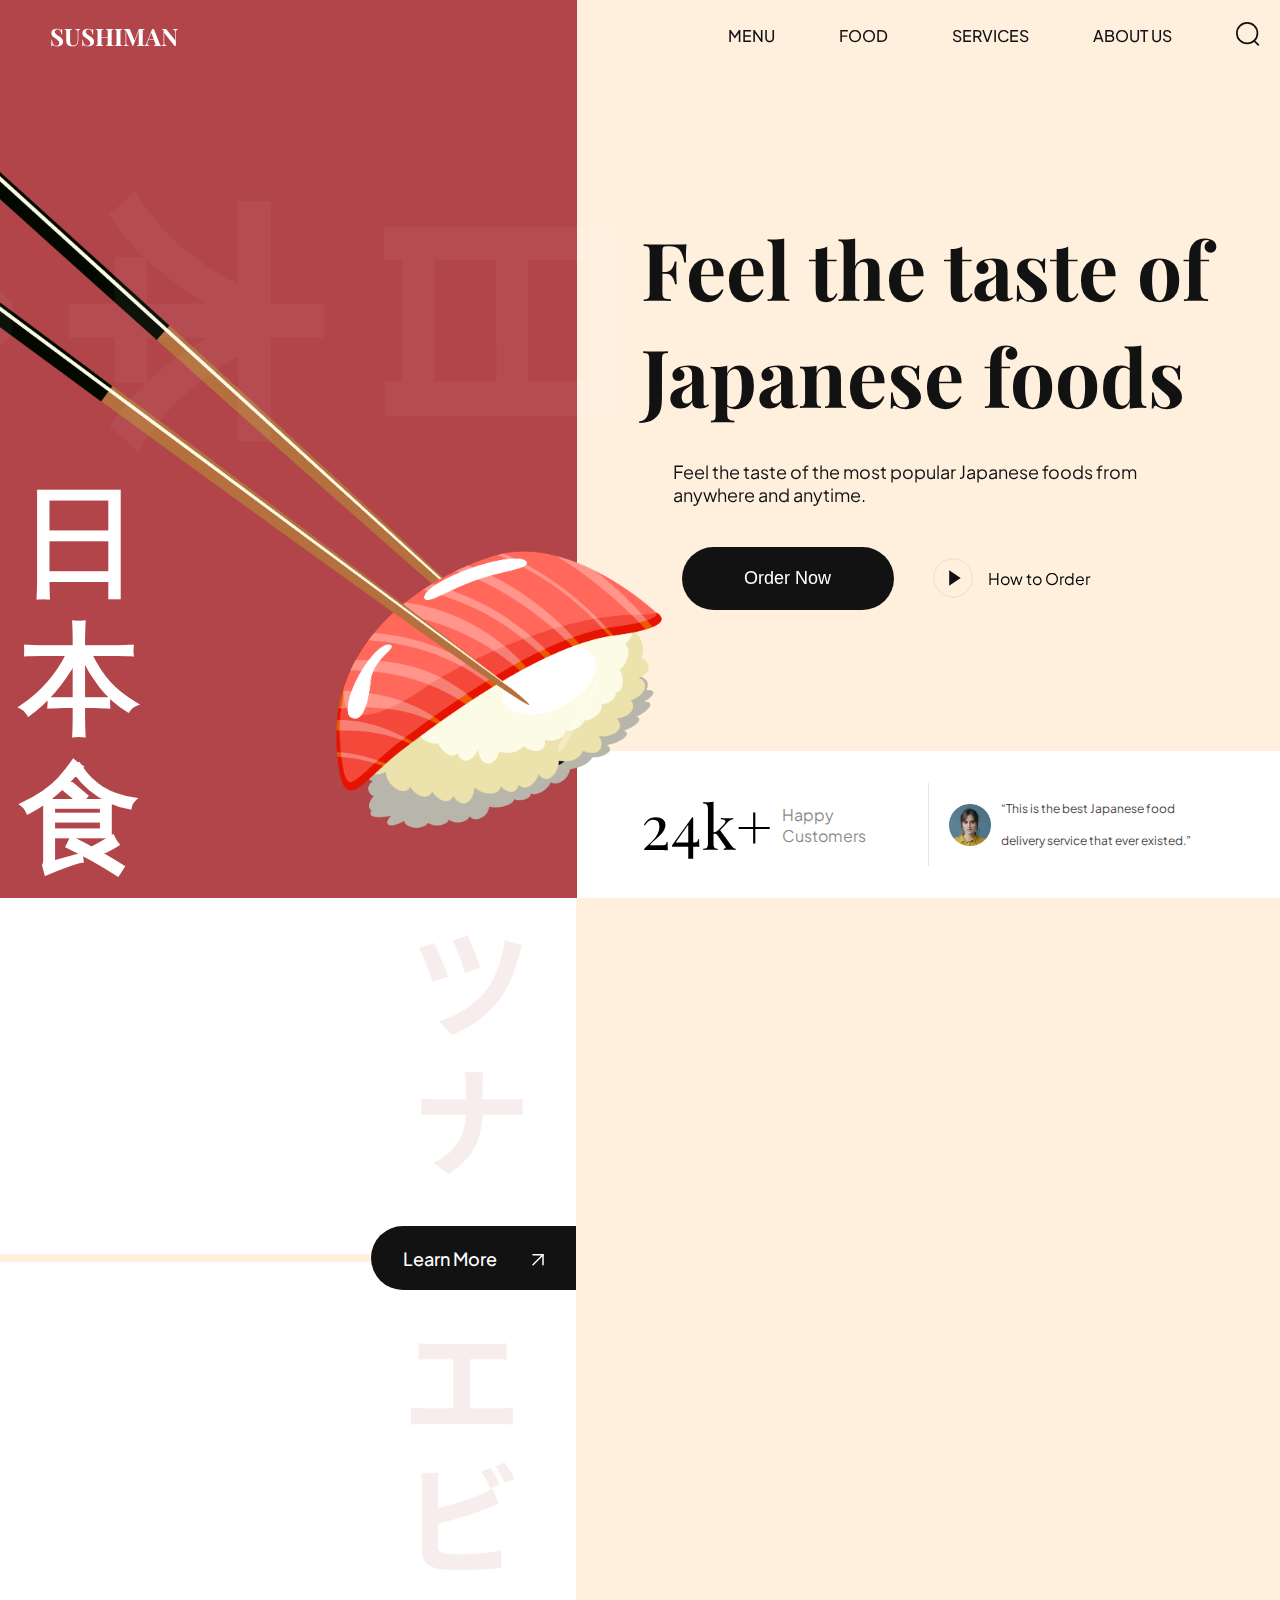
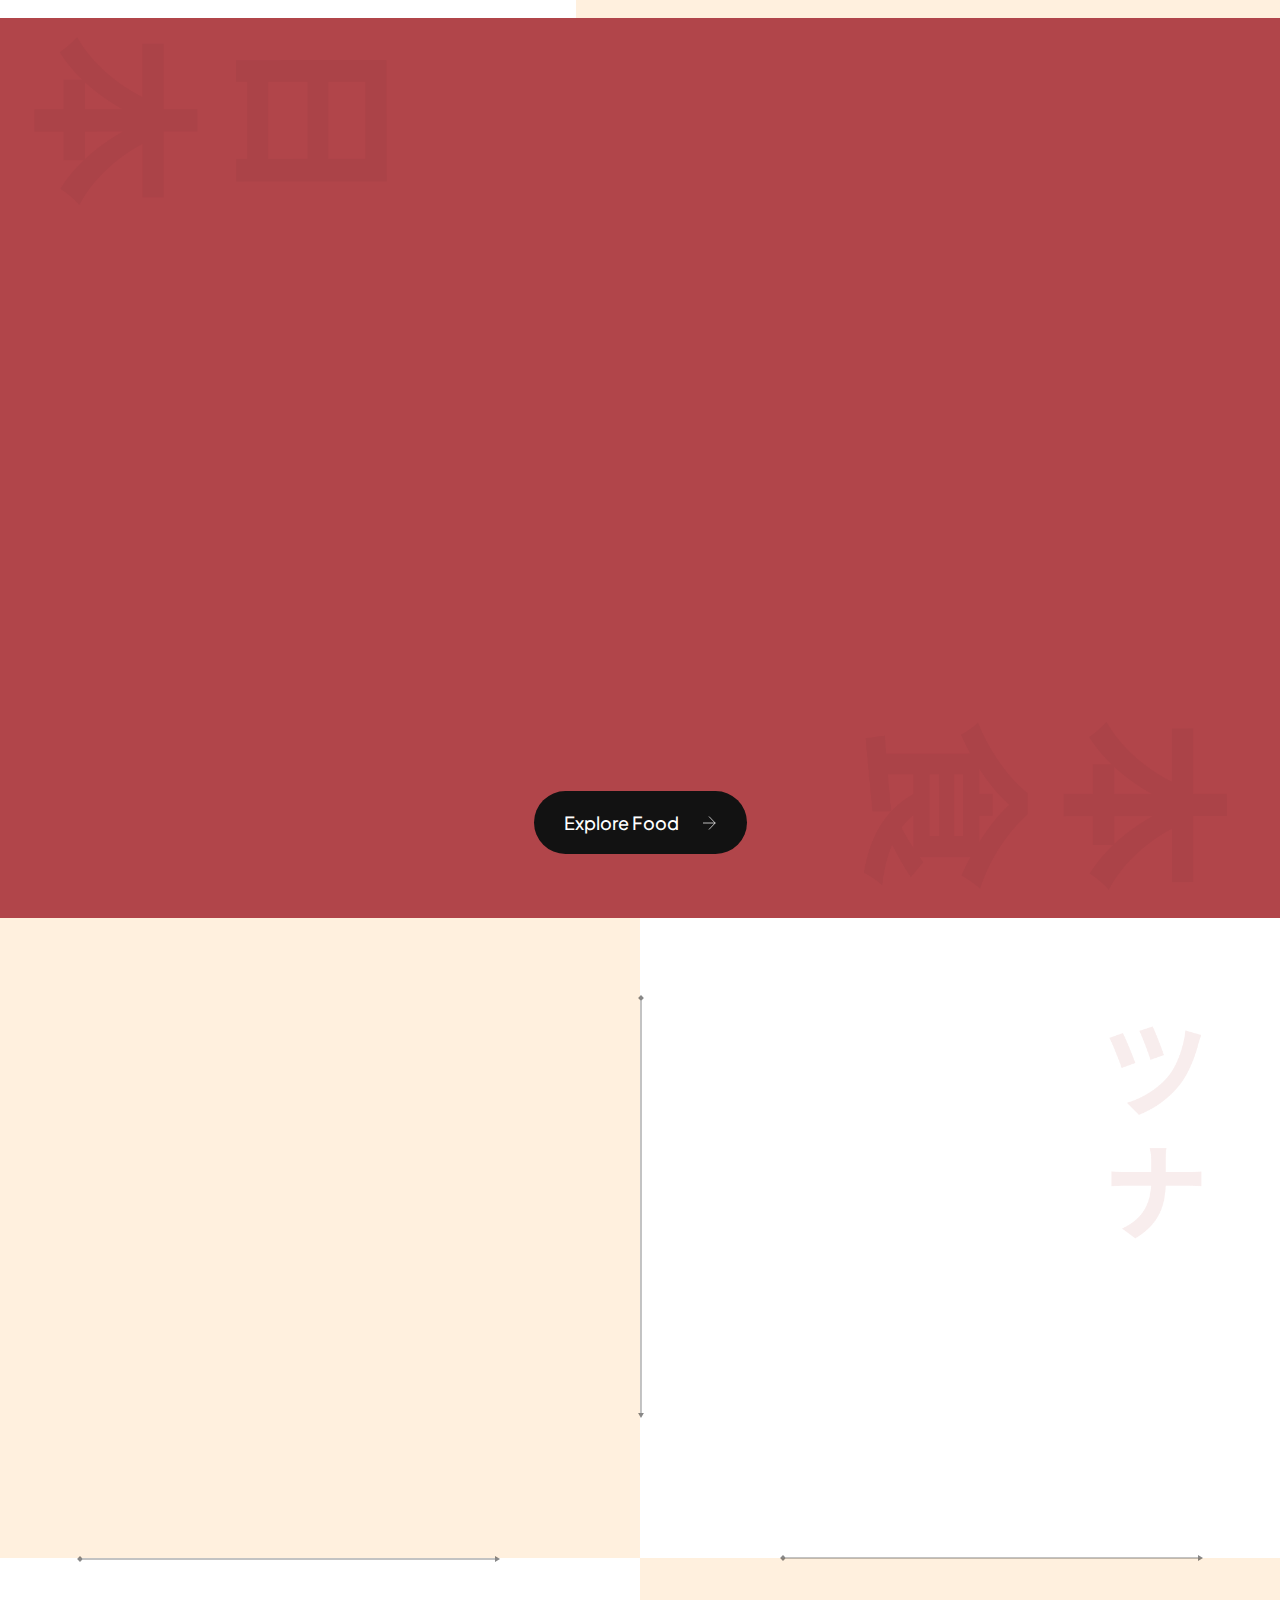
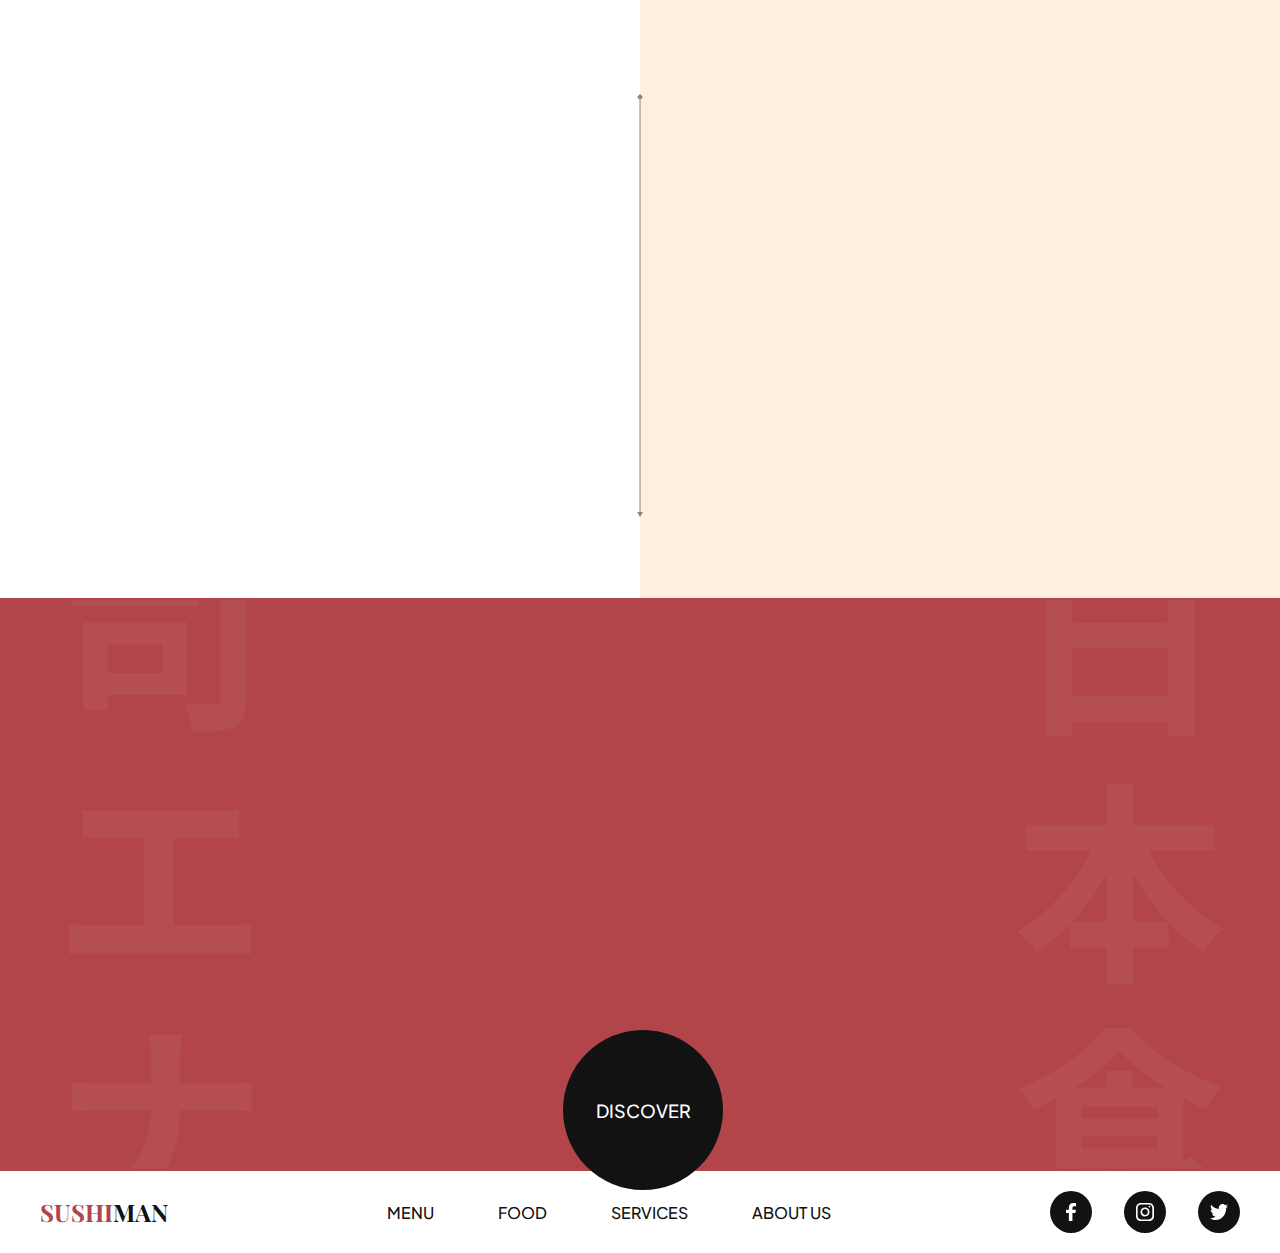
<file: index.html>
<!DOCTYPE html>
<html lang="en">
<head>
  <meta charset="UTF-8">
  <meta http-equiv="X-UA-Compatible" content="IE=edge">
  <meta name="viewport" content="width=device-width, initial-scale=1.0">
  <link rel="icon" type="image/svg+xml" href="public/sushi.png" />
  <link rel="stylesheet" href="css/style.css">
  <!-- AOS CSS -->
  <link rel="stylesheet" href="https://cdn.jsdelivr.net/npm/aos@2.3.4/dist/aos.css">
  <title>Sushiman</title>
</head>
<body>
   <!-- START: header -->
   <header>
    <nav class="header__nav">
      <div class="header__logo">
        <!-- This how we use aos. Simply specify the type of animation using data attribute -->
        <h4 data-aos="fade-down">Sushiman</h4>

        <div class="header__logo-overlay"></div>
      </div>

      <ul class="header__menu" data-aos="fade-down">
        <li>
          <a href="#menu">Menu</a>
        </li>
        <li>
          <a href="#food">Food</a>
        </li>
        <li>
          <a href="#services">Services</a>
        </li>
        <li>
          <a href="#about-us">About Us</a>
        </li>
        <li>
          <img src="assets/search.svg" alt="search" />
        </li>
      </ul>

      <!-- Display Menu icon on small devices -->
      <ul class="header__menu-mobile" data-aos="fade-down">
        <li>
          <img src="assets/menu.svg" alt="search" />
        </li>
      </ul>
    </nav>
  </header>
  <!-- END: header -->

  <!-- START: hero -->
  <section class="hero">
    <div class="hero-image">
      <img src="assets/sushi-1.png" alt="sushi-1" data-aos="fade-up" data-aos-anchor-placement="top-bottom" />
      <h2 data-aos="fade-up">
        日 <br />
        本 <br />
        食
      </h2>

      <div class="hero-image__overlay"></div>
    </div>
    <div class="hero-content">
      <div class="hero-content-info" data-aos="fade-left">
        <h1>Feel the taste of Japanese foods</h1>
        <p>
          Feel the taste of the most popular Japanese foods from anywhere and
          anytime.
        </p>

        <div class="hero-content__buttons">
          <button class="hero-content__order-button">Order Now</button>
          <button class="hero-content__play-button">
            <img src="assets/play-circle.svg" alt="play-circle" />
            How to Order
          </button>
        </div>
      </div>

      <div class="hero-content__testimonial" data-aos="fade-up">
        <div class="hero-content__customer flex-center">
          <h4>24<span>k+</span></h4>
          <p>Happy Customers</p>
        </div>

        <div class="hero-content__review">
          <img src="assets/user.png" alt="user" />
          <p>
            “This is the best Japanese food delivery service that ever existed.”
          </p>
        </div>
      </div>
    </div>
  </section>
  <!-- END: hero -->

  <!-- START: about us -->
  <section class="about-us" id="about-us">
    <div class="about-us__image">
      <div class="about-us__image-sushi3">
        <img src="assets/sushi-3.png" alt="sushi-3" data-aos="fade-right" />
      </div>

      <button class="about-us__button">
        Learn More

        <img src="assets/arrow-up-right.svg" alt="arrow_up_right" />
      </button>

      <div class="about-us__image-sushi2">
        <img src="assets/sushi-2.png" alt="sushi-2" data-aos="fade-right" />
      </div>
    </div>

    <div class="about-us__content" data-aos="fade-left">
      <p class="sushi__subtitle">About Us / 私たちに関しては</p>
      <h3 class="sushi__title">
        Our mission is to bring true Japanese flavours to you.
      </h3>
      <p class="sushi__description">
        We will continue to provide the experience of Omotenashi, the Japanese
        mindset of hospitality, with our shopping and dining for our
        customers.
      </p>
    </div>
  </section>
  <!-- END: about us -->

  <!-- START: popular foods -->
  <section class="popular-foods" id="menu">
    <h2 class="popular-foods__title" data-aos="flip-up">
      Popular Food / 人気
    </h2>

    <div class="popular-foods__filters sushi__hide-scrollbar" data-aos="fade-up">
      <button class="popular-foods__filter-btn active">All</button>
      <button class="popular-foods__filter-btn">
        <img src="assets/sushi-9.png" alt="sushi-9" />
        Sushi
      </button>
      <button class="popular-foods__filter-btn">
        <img src="assets/sushi-8.png" alt="sushi-8" />
        Ramen
      </button>
      <button class="popular-foods__filter-btn">
        <img src="assets/sushi-7.png" alt="sushi-7" />
        Udon
      </button>
      <button class="popular-foods__filter-btn">
        <img src="assets/sushi-6.png" alt="sushi-6" />
        Danggo
      </button>
      <button class="popular-foods__filter-btn">Others</button>
    </div>

    <div class="popular-foods__catalogue" data-aos="fade-up">
      <article class="popular-foods__card">
        <img class="popular-foods__card-image" src="assets/sushi-12.png" alt="sushi-12" />
        <h4 class="popular-foods__card-title">Chezu Sushi</h4>

        <div class="popular-foods__card-details flex-between">
          <div class="popular-foods__card-rating">
            <img src="assets/star.svg" alt="star" />
            <p>4.8</p>
          </div>

          <p class="popular-foods__card-price">$21.00</p>
        </div>
      </article>

      <!-- active big white card -->
      <article class="popular-foods__card active-card">
        <img class="popular-foods__card-image" src="assets/sushi-11.png" alt="sushi-11" />
        <h4 class="popular-foods__card-title">Originale Sushi</h4>

        <div class="popular-foods__card-details flex-between">
          <div class="popular-foods__card-rating">
            <img src="assets/star.svg" alt="star" />
            <p>4.8</p>
          </div>

          <p class="popular-foods__card-price">$21.00</p>
        </div>
      </article>

      <article class="popular-foods__card">
        <img class="popular-foods__card-image" src="assets/sushi-10.png" alt="sushi-10" />
        <h4 class="popular-foods__card-title">Ramen Legendo</h4>

        <div class="popular-foods__card-details flex-between">
          <div class="popular-foods__card-rating">
            <img src="assets/star.svg" alt="star" />
            <p>4.8</p>
          </div>

          <p class="popular-foods__card-price">$21.00</p>
        </div>
      </article>
    </div>

    <button class="popular-foods__button">
      Explore Food
      <img src="assets/arrow-right.svg" alt="arrow-right" />
    </button>
  </section>
  <!-- END: popular foods -->
 
  <section class="trending" id="food">
    <section class="trending-sushi">
      <div class="trending__content" data-aos="fade-right">
        <p class="sushi__subtitle">What’s Trending / トレンド</p>

        <h3 class="sushi__title">Japanese Sushi
        </h3>
        <p class="sushi__description">Feel the taste of the most delicious Sushi here.
        </p>

        <ul class="trending__list flex-between">
          <li>
            <div class="trending__icon flex-center">
              <img src="assets/check.svg" alt="check" />
            </div>
            <p>Make Sushi</p>
          </li>
          <li>
            <div class="trending__icon flex-center">
              <img src="assets/check.svg" alt="check" />
            </div>
            <p>Oshizushi</p>
          </li>
          <li>
            <div class="trending__icon flex-center">
              <img src="assets/check.svg" alt="check" />
            </div>
            <p>Uramaki Sushi</p>
          </li>
          <li>
            <div class="trending__icon flex-center">
              <img src="assets/check.svg" alt="check" />
            </div>
            <p>Nigiri Sushi</p>
          </li>
          <li>
            <div class="trending__icon flex-center">
              <img src="assets/check.svg" alt="check" />
            </div>
            <p>Temaki Sushi</p>
          </li>
          <li>
            <div class="trending__icon flex-center">
              <img src="assets/check.svg" alt="check" />
            </div>
            <p>Inari Sushi</p>
          </li>
        </ul>
      </div>

      <div class="trending__image flex-center">
        <img src="assets/sushi-5.png" alt="sushi-5" data-aos="fade-left" />

        <div class="trending__arrow trending__arrow-left">
          <img src="assets/arrow-vertical.svg" alt="arrow vertical" />
        </div>

        <div class="trending__arrow trending__arrow-bottom">
          <img src="assets/arrow-horizontal.svg" alt="arrow horizontal" />
        </div>
      </div>

    </section>

    <div class="trending__discover">
      <p>Discover</p>
    </div><section class="trending-drinks">
      <div class="trending__image flex-center">
        <img src="assets/sushi-4.png" alt="sushi-4" data-aos="fade-right" />

        <div class="trending__arrow trending__arrow-top">
          <img src="assets/arrow-horizontal.svg" alt="arrow horizontal" />
        </div>

        <div class="trending__arrow trending__arrow-right">
          <img src="assets/arrow-vertical.svg" alt="arrow vertical" />
        </div>
      </div>

      <div class="trending__content" data-aos="fade-left">
        <p class="sushi__subtitle">What’s Trending / トレンド</p>

        <h3 class="sushi__title">Japanese Drinks
        </h3>
        <p class="sushi__description">Feel the taste of the most delicious Japense drinks here.
        </p>

        <ul class="trending__list flex-between">
          <li>
            <div class="trending__icon flex-center">
              <img src="assets/check.svg" alt="check" />
            </div>
            <p>Oruncha</p>
          </li>
          <li>
            <div class="trending__icon flex-center">
              <img src="assets/check.svg" alt="check" />
            </div>
            <p>
              Sakura Tea</p>
          </li>
          <li>
            <div class="trending__icon flex-center">
              <img src="assets/check.svg" alt="check" />
            </div>
            <p>Aojiru</p>
          </li>
          <li>
            <div class="trending__icon flex-center">
              <img src="assets/check.svg" alt="check" />
            </div>
            <p>Ofukucha</p>
          </li>
          <li>
            <div class="trending__icon flex-center">
              <img src="assets/check.svg" alt="check" />
            </div>
            <p>Kombu-cha</p>
          </li>
          <li>
            <div class="trending__icon flex-center">
              <img src="assets/check.svg" alt="check" />
            </div>
            <p>Mugicha</p>
          </li>
        </ul>
      </div>
    </section>
</section>


<section class="subscription flex-center" id="services">
  <h2 data-aos="flip-down">
    Get offers stright <br />
    to your inbox
  </h2>
  <p data-aos="fade-up">Sign up for the Sushiman newsletter</p>

  <div class="subscription__form" data-aos="fade-up">
    <input type="text" placeholder="Enter your email address"/>
    <button>Get Started</button>
  </div>
</section>

<footer class="footer flex-between">
  <h3 class="footer__logo">
    <span>Sushi</span>man
  </h3>

  <ul class="footer__nav">
    <li><a href="#menu">Menu</a></li>
    <li><a href="#food">Food</a></li>
    <li><a href="#services">Services</a></li>
    <li><a href="#about-us">About Us</a></li>
  </ul>

  <ul class="footer__social">
    <li class="flex-center">
      <img src="assets/facebook.svg" alt="facebook" />
    </li>
    <li class="flex-center">
      <img src="assets/instagram.svg" alt="instagram" />
    </li>
    <li class="flex-center">
      <img src="assets/twitter.svg" alt="twitter" />
    </li>
  </ul>
</footer>
  <!-- Include AOS JS -->
  <script src="https://cdn.jsdelivr.net/npm/aos@2.3.4/dist/aos.js"></script>
  <script>
    document.addEventListener('DOMContentLoaded', function() {
      // Initialize AOS
      AOS.init({
        duration: 1000,
        offset: 100,
      });
    });
  </script>

  <script src="js/script.js" type="module"></script>
</body>
</html>
</file>
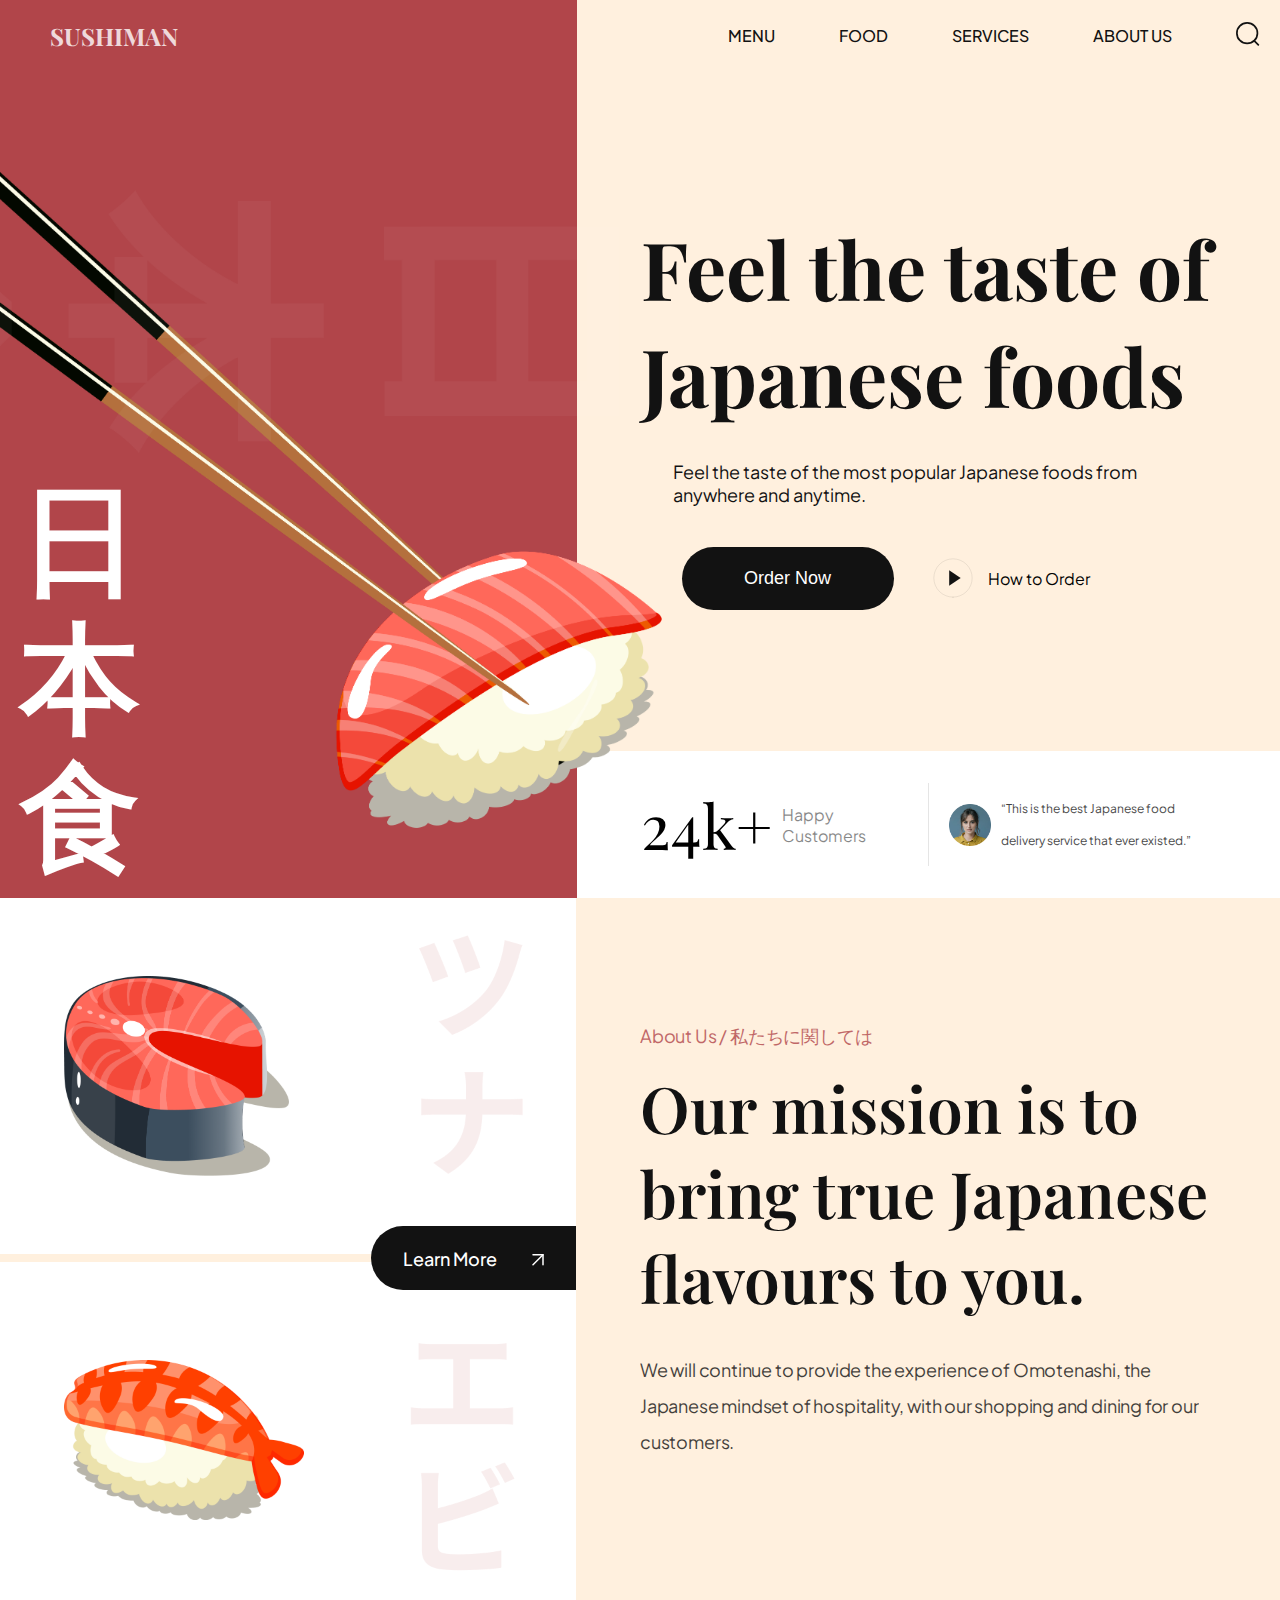
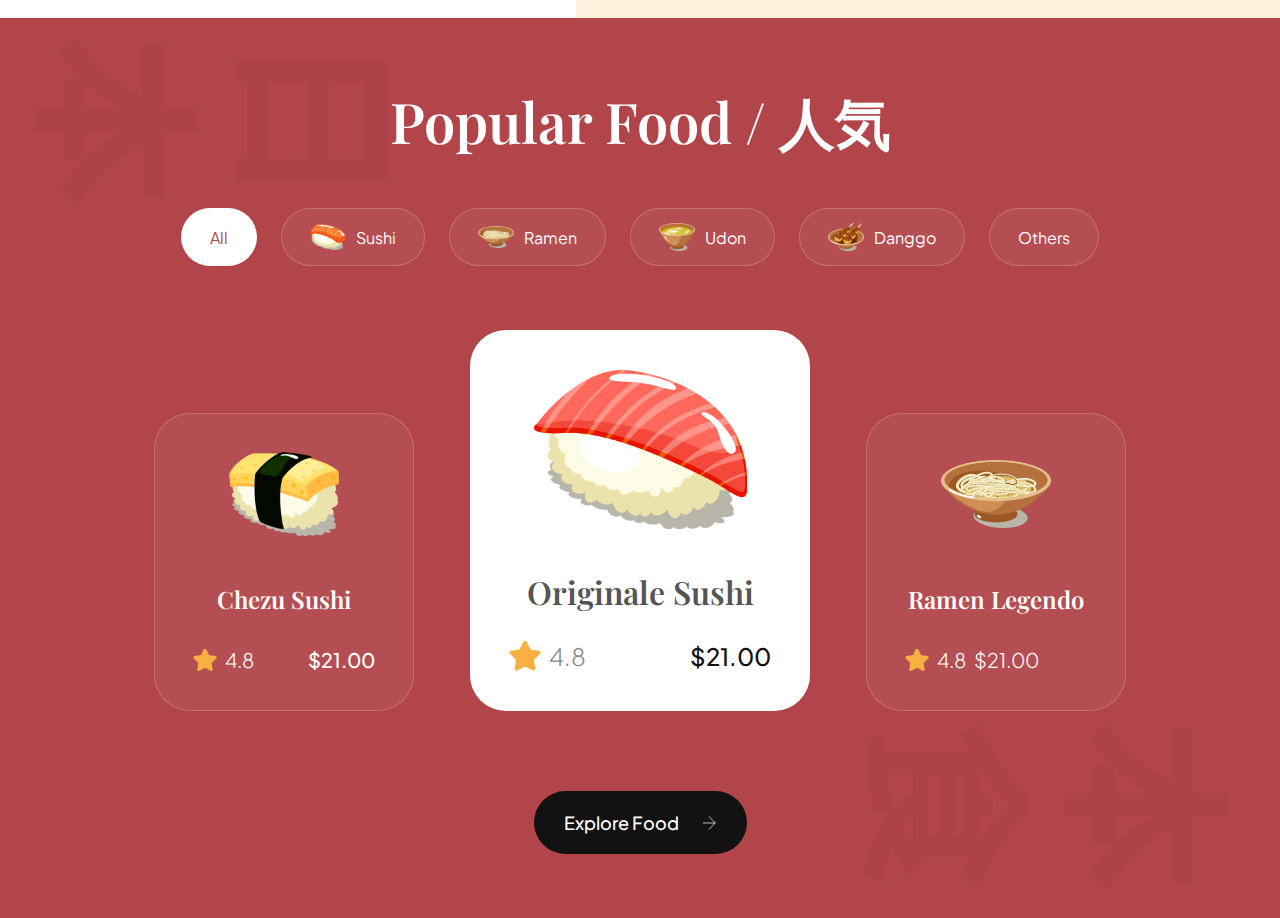
<file: sample idex.html>
<!DOCTYPE html>
<html lang="en">
<head>
  <meta charset="UTF-8">
  <meta http-equiv="X-UA-Compatible" content="IE=edge">
  <meta name="viewport" content="width=device-width, initial-scale=1.0">
  <link rel="icon" type="image/svg+xml" href="public/sushi.png" />
  <link rel="stylesheet" href="css/style.css">
  <title>Sushiman</title>
</head>
<body>
   <!-- <!--START: header  -->
   <header>
    <nav class="header__nav">
      <div class="header__logo">
        <!-- This how we use aos. Simply specify the type of animation using data attribute -->
        <h4 data-aos="fade-down">Sushiman</h4>

        <div class="header__logo-overlay"></div>
      </div>

      <ul class="header__menu" data-aos="fade-down">
        <li>
          <a href="#menu">Menu</a>
        </li>
        <li>
          <a href="#food">Food</a>
        </li>
        <li>
          <a href="#services">Services</a>
        </li>
        <li>
          <a href="#about-us">About Us</a>
        </li>
        <li>
          <img src="assets/search.svg" alt="search" />
        </li>
      </ul>

      <!-- Display Menu icon on small devices -->
      <ul class="header__menu-mobile" data-aos="fade-down">
        <li>
          <img src="assets/menu.svg" alt="search" />
        </li>
      </ul>
    </nav>
  </header>
  <!-- END: header -->

  <!-- START: hero -->
  <section class="hero">
    <div class="hero-image">
      <img src="assets/sushi-1.png" alt="sushi-1" data-aos="fade-up" data-aos-anchor-placement="top-bottom" />
      <h2 data-aos="fade-up">
        日 <br />
        本 <br />
        食
      </h2>

      <div class="hero-image__overlay"></div>
    </div>
    <div class="hero-content">
      <div class="hero-content-info" data-aos="fade-left">
        <h1>Feel the taste of Japanese foods</h1>
        <p>
          Feel the taste of the most popular Japanese foods from anywhere and
          anytime.
        </p>

        <div class="hero-content__buttons">
          <button class="hero-content__order-button">Order Now</button>
          <button class="hero-content__play-button">
            <img src="assets/play-circle.svg" alt="play-circle" />
            How to Order
          </button>
        </div>
      </div>

      <div class="hero-content__testimonial" data-aos="fade-up">
        <div class="hero-content__customer flex-center">
          <h4>24<span>k+</span></h4>
          <p>Happy Customers</p>
        </div>

        <div class="hero-content__review">
          <img src="assets/user.png" alt="user" />
          <p>
            “This is the best Japanese food delivery service that ever existed.”
          </p>
        </div>
      </div>
    </div>
  </section>
  <!-- END: hero -->

  <!-- START: about us -->
  <section class="about-us" id="about-us">
    <div class="about-us__image">
      <div class="about-us__image-sushi3">
        <img src="assets/sushi-3.png" alt="sushi-3" data-aos="fade-right" />
      </div>

      <button class="about-us__button">
        Learn More

        <img src="assets/arrow-up-right.svg" alt="arrow_up_right" />
      </button>

      <div class="about-us__image-sushi2">
        <img src="assets/sushi-2.png" alt="sushi-2" data-aos="fade-right" />
      </div>
    </div>

    <div class="about-us__content" data-aos="fade-left">
      <p class="sushi__subtitle">About Us / 私たちに関しては</p>
      <h3 class="sushi__title">
        Our mission is to bring true Japanese flavours to you.
      </h3>
      <p class="sushi__description">
        We will continue to provide the experience of Omotenashi, the Japanese
        mindset of hospitality, with our shopping and dining for our
        customers.
      </p>
    </div>
  </section>
  <!-- END: about us -->

  <!-- START: popular foods -->
  <section class="popular-foods" id="menu">
    <h2 class="popular-foods__title" data-aos="flip-up">
      Popular Food / 人気
    </h2>

    <div class="popular-foods__filters sushi__hide-scrollbar" data-aos="fade-up">
      <button class="popular-foods__filter-btn active">All</button>
      <button class="popular-foods__filter-btn">
        <img src="assets/sushi-9.png" alt="sushi-9" />
        Sushi
      </button>
      <button class="popular-foods__filter-btn">
        <img src="assets/sushi-8.png" alt="sushi-8" />
        Ramen
      </button>
      <button class="popular-foods__filter-btn">
        <img src="assets/sushi-7.png" alt="sushi-7" />
        Udon
      </button>
      <button class="popular-foods__filter-btn">
        <img src="assets/sushi-6.png" alt="sushi-6" />
        Danggo
      </button>
      <button class="popular-foods__filter-btn">Others</button>
    </div>

    <div class="popular-foods__catalogue" data-aos="fade-up">
      <article class="popular-foods__card">
        <img class="popular-foods__card-image" src="assets/sushi-12.png" alt="sushi-12" />
        <h4 class="popular-foods__card-title">Chezu Sushi</h4>

        <div class="popular-foods__card-details flex-between">
          <div class="popular-foods__card-rating">
            <img src="assets/star.svg" alt="star" />
            <p>4.8</p>
          </div>

          <p class="popular-foods__card-price">$21.00</p>
        </div>
      </article>

      <!-- active big white card -->
      <article class="popular-foods__card active-card">
        <img class="popular-foods__card-image" src="assets/sushi-11.png" alt="sushi-11" />
        <h4 class="popular-foods__card-title">Originale Sushi</h4>

        <div class="popular-foods__card-details flex-between">
          <div class="popular-foods__card-rating">
            <img src="assets/star.svg" alt="star" />
            <p>4.8</p>
          </div>

          <p class="popular-foods__card-price">$21.00</p>
        </div>
      </article>

      <article class="popular-foods__card">
        <img class="popular-foods__card-image" src="assets/sushi-10.png" alt="sushi-10" />
        <h4 class="popular-foods__card-title">Ramen Legendo</h4>

        <div class="popular-foods__card-details flex-between">
          <div class="popular-foods__card-rating">
            <img src="assets/star.svg" alt="star" />
            <p>4.8</p>

          <p class="popular-foods__card-price">$21.00</p>
        </div>
      </article>
    </div>

    <button class="popular-foods__button">
      Explore Food
      <img src="assets/arrow-right.svg" alt="arrow-right" />
    </button>
  </section>
  <!-- END: popular foods -->
  <script src="js/script.js" type="module"></script>
  
</body>
</html>
</file>
<file: css/style.css>
@import url("https://fonts.googleapis.com/css2?family=Playfair+Display:wght@400;500;600;700;800;900&display=swap");
@import url("https://fonts.googleapis.com/css2?family=Plus+Jakarta+Sans:wght@200;300;400;500;600;700;800&display=swap");

/* other css file imports */
@import url("sections/header.css");
@import url("sections/hero.css");
@import url("sections/about.css");
@import url("sections/popular.css");
@import url("sections/trending.css");
@import url("sections/subscribe.css");
@import url("sections/footer.css");

/* CSS variables for reusablity across all files (including above imported) */
:root {
  --playfair-display: "Playfair Display", serif;
  --plus-jakarta-sans: "Plus Jakarta Sans", sans-serif;

  --primary-color: #b1454a;
  --secondary-color: #121212;

  --black-200: #020202;
  --black-300: #333333;
  --black-400: #1f1e31;
  --black-500: #555555;
  --gray-100: #888888;

  --color-white: #fff;
  --color-creamson: #fff0de;
}

* {
  margin: 0;
  padding: 0;
  box-sizing: border-box;
  scroll-behavior: smooth;
}

body {
  max-width: 1280px;
  margin: 0 auto;
  background-color: var(--color-creamson);
}

a {
  text-decoration: none;
  color: inherit;
}


.flex-center {
  display: flex;
  justify-content: center;
  align-items: center;
}

.flex-between {
  display: flex;
  justify-content: space-between;
  align-items: center;
}

.sushi__subtitle {
  font-size: 18px;
  font-weight: 400;
  font-family: var(--plus-jakarta-sans);

  color: var(--primary-color);
  opacity: 0.8;

  letter-spacing: -0.01em;
}

.sushi__title {
  font-size: 64px;
  font-weight: 600;
  font-family: var(--playfair-display);

  color: var(--secondary-color);

  margin-top: 16px;
}

.sushi__description {
  font-size: 18px;
  font-weight: 400;
  font-family: var(--plus-jakarta-sans);

  line-height: 36px;
  letter-spacing: -0.01em;

  color: var(--secondary-color);
  opacity: 0.8;

  margin: 32px 0px;
}

/* Hide scrollbar for Chrome, Safari and Opera */
.sushi__hide-scrollbar::-webkit-scrollbar {
  display: none;
}

/* Hide scrollbar for IE, Edge and Firefox */
.sushi__hide-scrollbar {
  -ms-overflow-style: none; /* IE and Edge */
  scrollbar-width: none; /* Firefox */
}

/* START: about us media queries */
@media screen and (max-width: 1024px) {
  .about-us {
    flex-direction: column;
  }

  .about-us__image {
    flex-direction: row;
  }

  .about-us__image-sushi3 {
    border-bottom: none;
    border-right: 8px solid var(--color-creamson);
  }

  .about-us__button {
    display: none;
  }
}

@media screen and (max-width: 750px) {
  .about-us__image {
    flex-direction: column;
  }

  .about-us__image-sushi3 {
    border-bottom: 8px solid var(--color-creamson);
    border-right: none;
  }

  .about-us__button {
    display: block;
    top: 47%;
  }
}

@media screen and (max-width: 550px) {
  .about-us__image-sushi2 img,
  .about-us__image-sushi3 img {
    width: 50%;
    height: 160px;

    object-fit: contain;
  }

  .about-us__image div {
    padding: 32px;
  }

  .about-us__button {
    top: 44%;
  }

  .about-us__content {
    padding: 32px;
  }
}
/* END: about us media queries */


/* START: header media querie */
@media screen and (max-width: 900px) {
  .header__nav {
    background: var(--primary-color);
  }

  .header__menu {
    display: none;
  }

  .header__menu-mobile {
    display: flex;
  }
}

@media screen and (max-width: 550px) {
  .header__logo {
    padding-left: 0;
  }
}
/* END: header media queries */

/* START: hero media queries */
@media screen and (max-width: 1060px) {
  .hero {
    flex-direction: column;
  }

  .hero-image img {
    width: 100%;

    transform: matrix(1, 0.05, 0, 1.25, 0, 0) !important;
  }
}

@media screen and (max-width: 750px) {
  .hero-image h2 {
    font-size: 70px;
    line-height: 90px;
  }
}

@media screen and (max-width: 550px) {
  .hero-image h2 {
    font-size: 40px;
    line-height: 60px;
  }

  .hero-content-info {
    padding: 32px;
  }

  .hero-content-info h1 {
    font-size: 60px;
  }

  .hero-content-info p {
    margin: 32px 0;
  }

  .hero-content__buttons {
    margin: 41px 0;
  }

  .hero-content__testimonial {
    padding: 32px;
  }
}
/* END: hero media queries */

/* START: popular media queries */
@media screen and (max-width: 550px) {
  .popular-foods {
    padding: 64px 32px;
  }

  .popular-foods__card,
  .popular-foods__card.active-card {
    min-width: 100%;
  }
}
/* END: popular media queries */

/* START: subscribe media queries */
@media screen and (max-width: 550px) {
  .subscription {
    padding: 64px 32px;
  }

  .subscription h2 {
    font-size: 68px;
    line-height: 100px;
  }

  .subscription__form {
    flex-direction: column;
    gap: 20px;

    min-width: 100%;
    border-radius: 20px;
    padding: 0;

    border: none;
  }

  .subscription__form input {
    min-height: 50px;

    border: 1px solid rgba(255, 255, 255, 0.5);
    padding: 10px 20px;
    border-radius: 30px;
  }

  .subscription__form button {
    min-width: 100%;
  }
}
/* END: subscribe media queries */

/* START: trending media queries */
@media screen and (max-width: 1024px) {
  .trending-sushi {
    flex-direction: column;
  }

  .trending-drink {
    flex-direction: column-reverse;
  }

  .trending__image {
    width: 100%;
    background-size: cover;
  }

  .trending__discover {
    display: none;
  }

  .trending__arrow {
    display: none;
  }
}

@media screen and (max-width: 550px) {
  .trending__image img {
    width: 70%;
    height: 70%;
  }

  .trending__content {
    padding: 32px;
  }
}
/* END: trending media queries */
</file>
